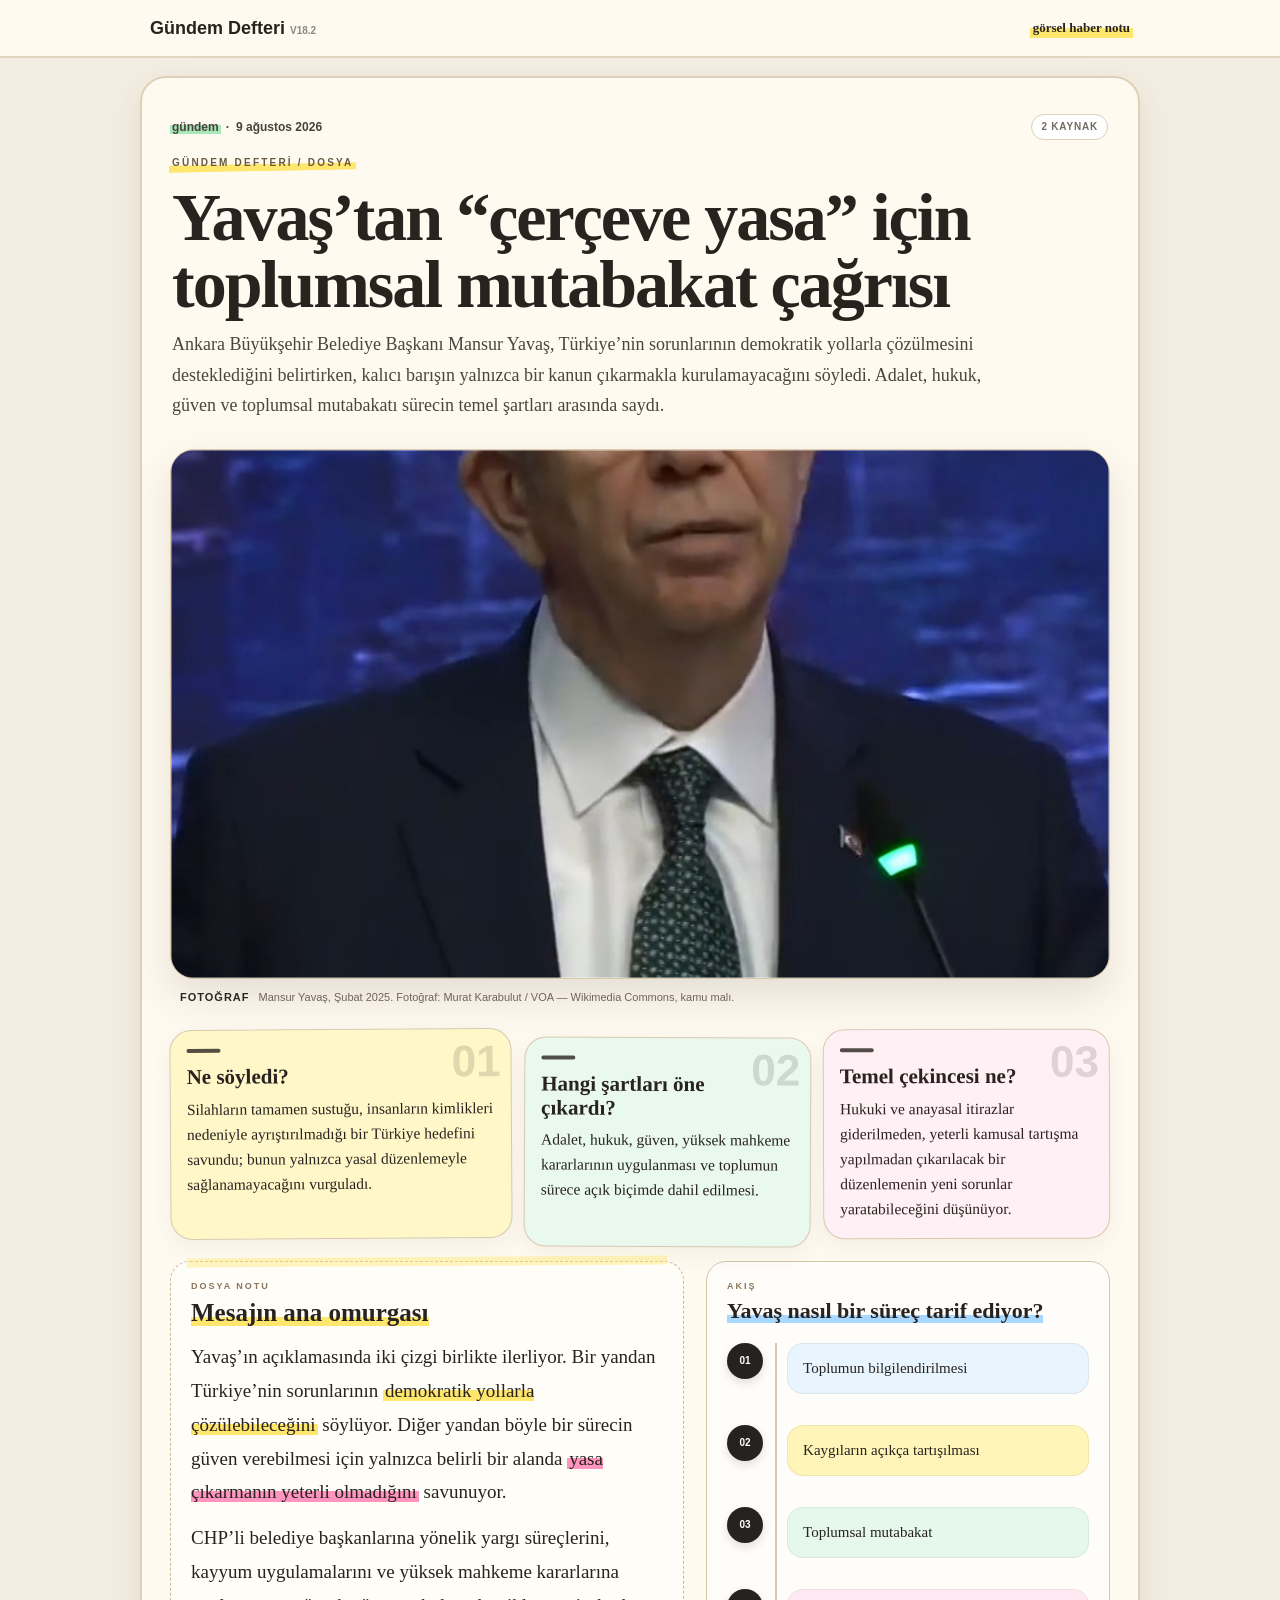
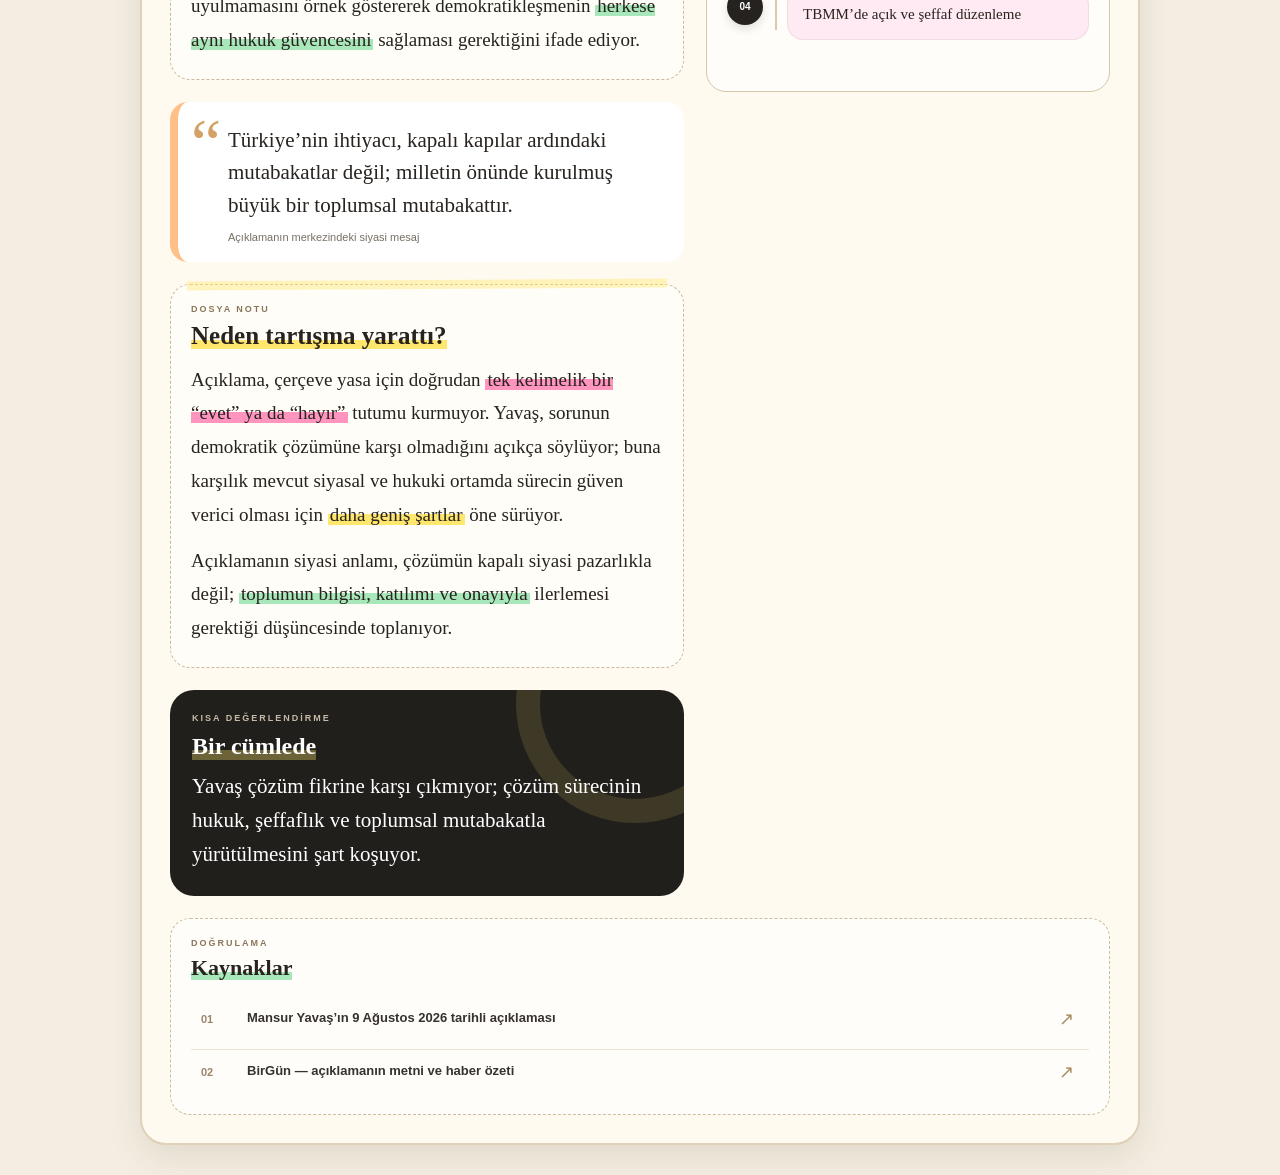
<file: article.html>
<!doctype html>
<html lang="tr">
<head>
  <meta charset="utf-8">
  <meta name="viewport" content="width=device-width,initial-scale=1,viewport-fit=cover">
  <title>Gündem Defteri</title>
  <link rel="stylesheet" href="design-system.css">
  <link rel="stylesheet" href="premium-detail.css">
</head>
<body>
  <header class="article-toolbar">
    <div class="toolbar-inner">
      <a class="brand" href="index.html">Gündem Defteri <small style="font-size:10px;color:#888;font-weight:700">V18.2</small></a>
      <span class="hand badge">görsel haber notu</span>
    </div>
  </header>
  <main id="articleRoot" class="article-shell" aria-live="polite">
    <div class="loading">Haber yükleniyor…</div>
  </main>
  <script src="data.js"></script>
  <script src="components.js"></script>
</body>
</html>
</file>
<file: design-system.css>
*{box-sizing:border-box}
:root{
 --paper:#fffaf0;--paper2:#fff6e8;--ink:#28231f;--muted:#6d655c;--line:#e2d5bd;
 --yellow:#ffe66d;--green:#a8e7b9;--pink:#ff95bf;--blue:#a8d8ff;--orange:#ffc087;
 --shadow:0 12px 34px rgba(55,37,13,.10);
}
html,body{margin:0;min-height:100%;background:#f4eee2;color:var(--ink);font-family:Arial,Helvetica,sans-serif}
img{display:block;max-width:100%} a{color:inherit}.hand{font-family:"Segoe Print","Bradley Hand","Comic Sans MS",cursive}
.article-toolbar{position:sticky;top:0;z-index:10;height:58px;background:rgba(255,250,240,.96);backdrop-filter:blur(8px);border-bottom:2px solid var(--line)}
.toolbar-inner{width:min(980px,calc(100% - 18px));height:100%;margin:auto;display:flex;align-items:center;justify-content:space-between;gap:14px}
.brand{text-decoration:none;font-weight:900;font-size:18px}.badge{font-size:13px;font-weight:900;position:relative;z-index:1}.badge:after{content:"";position:absolute;left:-3px;right:-3px;bottom:-2px;height:10px;background:var(--yellow);z-index:-1}
.article-shell{width:min(1000px,calc(100% - 12px));margin:12px auto 30px}.loading,.error-card{background:#fff;border:2px solid var(--line);border-radius:20px;padding:20px}
.article{background:var(--paper);border:2px solid var(--line);border-radius:26px;box-shadow:var(--shadow);padding:14px;overflow:hidden}
.article-head{max-width:900px}.article-meta{display:flex;gap:7px;font:900 12px Arial;color:#49423b;text-transform:lowercase}.article-meta span:first-child{position:relative;z-index:1}.article-meta span:first-child:after{content:"";position:absolute;left:-2px;right:-2px;bottom:0;height:9px;background:var(--green);z-index:-1}
.article-head h1{margin:10px 0 12px;font-size:clamp(31px,7vw,57px);line-height:1.01;letter-spacing:-1.1px}.lead{margin:0;font-size:17px;line-height:1.65;color:#4d453d}
.hero-photo{margin:18px 0 0;border:2px solid var(--line);border-radius:20px;overflow:hidden;background:#eee2cc}.hero-photo img{width:100%;max-height:610px;object-fit:cover}.hero-photo figcaption{padding:8px 10px;background:#fff;font:11px/1.4 Arial;color:#72695f}
.article-content{display:grid;gap:15px;margin-top:16px}
.summary-grid{display:grid;grid-template-columns:1fr;gap:10px}.summary-card{position:relative;border:2px solid #dfd0b8;border-radius:20px;padding:14px;overflow:hidden}.summary-card h2{margin:0 38px 7px 0;font-size:20px}.summary-card p{margin:0;font-size:15.5px;line-height:1.58}.summary-index{position:absolute;top:7px;right:12px;font:900 35px Arial;opacity:.15}.tone-yellow{background:#fff7c8}.tone-green{background:#eaf9ee}.tone-pink{background:#fff0f6}.tone-blue{background:#edf7ff}.tone-orange{background:#fff1df}
.notebook-block{background:#fffef9;border:2px dashed #ddcdb3;border-radius:20px;padding:14px}.section-title{display:inline;margin:0 0 10px;font-size:22px;line-height:1.2;background:linear-gradient(transparent 68%,var(--yellow) 68%)}.notebook-block p{margin:12px 0 0;font-size:18px;line-height:1.75}
mark{color:inherit;padding:0 2px;background:transparent}.hl-yellow{background:linear-gradient(transparent 48%,var(--yellow) 48%)}.hl-green{background:linear-gradient(transparent 48%,var(--green) 48%)}.hl-pink{background:linear-gradient(transparent 48%,var(--pink) 48%)}.hl-blue{background:linear-gradient(transparent 48%,var(--blue) 48%)}.hl-orange{background:linear-gradient(transparent 48%,var(--orange) 48%)}
.quote-note{position:relative;background:#fff;border-left:8px solid var(--orange);border-radius:18px;padding:22px 17px 16px 50px}.quote-mark{position:absolute;left:13px;top:2px;font:68px Georgia;color:#d3a267}.quote-note p{margin:0;font-size:21px;line-height:1.55}.quote-note span{display:block;margin-top:9px;font:11px/1.4 Arial;color:#776e63}
.infographic{background:#fff;border:2px solid #ddceb6;border-radius:20px;padding:14px}.infographic .section-title{background:linear-gradient(transparent 68%,var(--blue) 68%)}.flow{display:flex;align-items:center;gap:7px;flex-wrap:wrap;margin-top:12px}.flow-node{flex:1 1 145px;padding:11px 12px;border-radius:15px;text-align:center;font-size:14px;font-weight:900}.flow-arrow{font:25px Arial}.infographic .tone-blue{background:#e8f5ff}.infographic .tone-yellow{background:#fff5b8}.infographic .tone-green{background:#e5f8eb}.infographic .tone-pink{background:#ffeaf3}
.takeaway{background:#25221f;color:#fff;border-radius:20px;padding:16px}.takeaway-label{display:inline-block;font-weight:900;font-size:14px;background:linear-gradient(transparent 55%,#815f16 55%)}.takeaway p{margin:9px 0 0;font-size:20px;line-height:1.55}
.sources{background:#fff;border:2px dashed #d6c4a7;border-radius:20px;padding:14px}.sources .section-title{background:linear-gradient(transparent 68%,var(--green) 68%)}.sources a{display:block;margin:10px 0 0;font:13px/1.45 Arial;color:#37322e}
.launcher{min-height:100vh;display:grid;place-items:center;padding:16px}.launcher-card{width:min(680px,100%);background:#fff;border:1px solid #ddd;border-radius:24px;padding:24px;box-shadow:0 12px 30px rgba(0,0,0,.07)}.launcher-kicker{font:900 11px Arial;letter-spacing:1px;color:#a1101b}.launcher-card h1{font-size:38px;margin:8px 0}.launcher-card p{line-height:1.6;color:#50545a}.launch-button{display:inline-block;margin-top:8px;padding:12px 16px;border-radius:14px;background:#171717;color:white;text-decoration:none;font-weight:800}.launcher-note{margin-top:18px;font-size:12px;color:#777}.launcher code,.error-card code{background:#f3f3f3;padding:2px 5px;border-radius:5px}
@media(min-width:760px){.article{padding:22px}.summary-grid{grid-template-columns:repeat(3,1fr)}.article-shell{margin-top:18px}}
@media(max-width:520px){.article-shell{width:calc(100% - 8px);margin-top:6px}.article{padding:11px;border-radius:20px}.article-head h1{font-size:35px}.lead{font-size:16px}.hero-photo img{aspect-ratio:4/3;max-height:none}.notebook-block p{font-size:17px}.quote-note p{font-size:18px}.flow-arrow{display:none}}

/* ===== V11 HOME ===== */
.home-body{
  margin:0;
  width:100%;
  height:100%;
  overflow:hidden;
  background:#f2f3f5;
  color:#171717;
  font-family:Arial,Helvetica,sans-serif;
}
.home-header{
  height:60px;
  background:#fff;
  border-bottom:1px solid #dfe3e8;
}
.home-header-inner{
  width:min(1180px,calc(100% - 18px));
  height:100%;
  margin:auto;
  display:flex;
  align-items:center;
  gap:18px;
}
.home-logo{
  color:#171717;
  text-decoration:none;
  font-size:22px;
  font-weight:900;
  letter-spacing:-.6px;
  white-space:nowrap;
}
.home-nav{
  min-width:0;
  display:flex;
  gap:8px;
  overflow-x:auto;
  scrollbar-width:none;
}
.home-nav::-webkit-scrollbar{display:none}
.home-nav a{
  flex:0 0 auto;
  color:#444;
  text-decoration:none;
  font-size:12px;
  font-weight:700;
  background:#f4f5f7;
  border-radius:999px;
  padding:8px 11px;
}
.home-shell{
  width:100%;
  height:calc(100dvh - 60px);
  padding:10px;
  display:grid;
  place-items:center;
  overflow:hidden;
}
.home-slider{
  position:relative;
  width:min(1000px,100%);
  height:min(720px,calc(100dvh - 82px));
  background:#fff;
  border:1px solid #dfe3e8;
  border-radius:24px;
  overflow:hidden;
  box-shadow:0 10px 30px rgba(0,0,0,.08);
}
#homeSlides{position:absolute;inset:0 0 54px}
.home-slide{
  position:absolute;
  inset:0;
  display:none;
  grid-template-rows:minmax(0,1fr) auto;
  background:#fff;
}
.home-slide.active{display:grid}
.home-media{
  position:relative;
  min-height:0;
  overflow:hidden;
  background:#dfe3e8;
  cursor:grab;
  touch-action:pan-y;
  user-select:none;
  -webkit-user-select:none;
}
.home-media.dragging{cursor:grabbing}
.home-media img{
  width:100%;
  height:100%;
  object-fit:cover;
  object-position:center;
  pointer-events:none;
}
.home-category,.home-swipe{
  position:absolute;
  z-index:4;
  top:12px;
  background:rgba(255,255,255,.94);
  backdrop-filter:blur(5px);
  padding:6px 10px;
  border-radius:999px;
  font-size:11px;
  font-weight:800;
  box-shadow:0 2px 8px rgba(0,0,0,.07);
}
.home-category{left:12px}
.home-swipe{right:12px}
.home-arrow{
  position:absolute;
  z-index:5;
  top:50%;
  transform:translateY(-50%);
  width:44px;
  height:66px;
  border:0;
  background:rgba(255,255,255,.93);
  color:#222;
  font-size:36px;
  cursor:pointer;
  box-shadow:0 3px 10px rgba(0,0,0,.12);
}
.home-arrow.prev{left:0;border-radius:0 12px 12px 0}
.home-arrow.next{right:0;border-radius:12px 0 0 12px}
.home-copy{
  padding:16px 18px 15px;
  min-width:0;
}
.home-copy h1{
  margin:0;
  font-family:Arial,Helvetica,sans-serif;
  font-size:clamp(25px,5vw,43px);
  line-height:1.02;
  letter-spacing:-1px;
  overflow-wrap:anywhere;
}
.home-copy p{
  margin:9px 0 8px;
  font-family:Arial,Helvetica,sans-serif;
  font-size:14px;
  line-height:1.5;
  color:#5b6169;
}
.home-open-label{
  font-size:11px;
  font-weight:800;
  color:#b20f19;
}
.home-open-label.muted{color:#81868c}
.home-bottom{
  position:absolute;
  left:0;right:0;bottom:0;
  height:54px;
  border-top:1px solid #e2e5e9;
  background:#fff;
  display:flex;
  align-items:center;
  gap:10px;
  padding:8px 12px;
}
.home-pager{
  min-width:0;
  display:flex;
  gap:5px;
  overflow-x:auto;
  scrollbar-width:none;
  flex:1;
}
.home-pager::-webkit-scrollbar{display:none}
.home-pager button{
  flex:0 0 30px;
  width:30px;
  height:30px;
  border-radius:50%;
  border:1px solid #d8dde3;
  background:#fff;
  color:#222;
  font-size:11px;
  font-weight:800;
  cursor:pointer;
}
.home-pager button.active{
  background:#171717;
  color:#fff;
  border-color:#171717;
}
.home-drag-hint{
  flex:0 0 auto;
  white-space:nowrap;
  font-size:10px;
  font-weight:700;
  color:#666;
}
.feed-placeholder{
  width:100%;
  height:100%;
  background:
    radial-gradient(circle at 70% 20%,rgba(255,255,255,.18),transparent 28%),
    linear-gradient(135deg,var(--placeholder),#1c2530);
  color:white;
  display:flex;
  flex-direction:column;
  justify-content:flex-end;
  align-items:flex-start;
  padding:30px;
}
.placeholder-index{
  font-family:Arial Black,Arial,sans-serif;
  font-size:clamp(86px,18vw,190px);
  line-height:.8;
  opacity:.16;
}
.placeholder-label{
  margin-top:18px;
  font-size:12px;
  font-weight:900;
  letter-spacing:2px;
  opacity:.75;
}
.home-error{padding:30px;font-family:Arial,Helvetica,sans-serif}

@media(min-width:760px){
  #homeSlides{bottom:56px}
  .home-slide{grid-template-rows:minmax(0,1fr) 190px}
  .home-copy{padding:18px 22px}
}
@media(max-width:560px){
  .home-header{height:56px}
  .home-header-inner{gap:9px}
  .home-logo{font-size:18px}
  .home-nav a{font-size:11px;padding:7px 9px}
  .home-shell{
    height:calc(100dvh - 56px);
    padding:5px;
  }
  .home-slider{
    height:calc(100dvh - 64px);
    border-radius:17px;
  }
  #homeSlides{bottom:50px}
  .home-slide{grid-template-rows:minmax(0,58%) minmax(0,42%)}
  .home-copy{
    padding:12px 13px 10px;
    overflow:hidden;
  }
  .home-copy h1{font-size:25px}
  .home-copy p{
    font-size:13px;
    line-height:1.4;
    display:-webkit-box;
    -webkit-line-clamp:3;
    -webkit-box-orient:vertical;
    overflow:hidden;
  }
  .home-bottom{height:50px;padding:7px 8px}
  .home-pager button{flex-basis:26px;width:26px;height:26px;font-size:10px}
  .home-drag-hint{display:none}
  .feed-placeholder{padding:20px}
}
</file>
<file: premium-detail.css>
/* Gündem Defteri — premium article layer */
.premium-article{position:relative;background:#fffaf0;border-color:#dfd1b8}
.premium-head{max-width:940px;padding:8px 2px 4px}
.article-topline{display:flex;align-items:center;justify-content:space-between;gap:12px}
.source-count{font:800 10px/1 Arial,sans-serif;letter-spacing:.8px;text-transform:uppercase;color:#746b60;background:#fff;border:1px solid #ddcfb8;border-radius:999px;padding:7px 9px}
.headline-mark{display:inline-block;margin-top:18px;font:900 10px/1 Arial,sans-serif;letter-spacing:2.2px;color:#685a42;position:relative;z-index:1}
.headline-mark:after{content:"";position:absolute;left:-3px;right:-3px;bottom:-3px;height:7px;background:var(--yellow);z-index:-1;transform:rotate(-1deg)}
.premium-head h1{max-width:920px;font-size:clamp(36px,7vw,68px);line-height:.98;letter-spacing:-2px;margin-top:14px}
.premium-head .lead{max-width:850px;font-size:18px;line-height:1.7}

.premium-hero{margin-top:24px;border:0;background:transparent;border-radius:0;overflow:visible}
.hero-frame{position:relative;overflow:hidden;border-radius:24px;border:1px solid #d8c7aa;background:#e7dac4;box-shadow:0 18px 40px rgba(53,38,20,.13)}
.hero-frame:before{content:"";position:absolute;z-index:2;inset:0;box-shadow:inset 0 0 0 1px rgba(255,255,255,.35);pointer-events:none}
.premium-hero img{width:100%;aspect-ratio:16/9;max-height:none;object-fit:cover}
.premium-hero figcaption{display:flex;gap:9px;align-items:flex-start;margin:0 8px;padding:10px 2px 0;background:transparent;border:0;font:11px/1.5 Arial,sans-serif;color:#73695d}
.premium-hero figcaption span{font-weight:900;letter-spacing:1px;color:#2b2824}

.premium-content{gap:22px;margin-top:24px}
.section-kicker{margin-bottom:7px;font:900 9px/1 Arial,sans-serif;letter-spacing:2px;color:#8a765a}

.premium-summary{gap:12px}
.premium-summary .summary-card{border:1px solid #d8cab2;box-shadow:0 8px 22px rgba(62,44,19,.06);padding:18px 16px 17px;border-radius:22px;min-height:180px}
.premium-summary .summary-card-1{transform:rotate(-.35deg)}
.premium-summary .summary-card-2{transform:translateY(8px) rotate(.25deg)}
.premium-summary .summary-card-3{transform:rotate(-.15deg)}
.summary-rule{width:34px;height:4px;border-radius:4px;background:#29251f;margin-bottom:13px;opacity:.8}
.premium-summary .summary-card h2{font-size:21px;line-height:1.12;margin-right:40px}
.premium-summary .summary-card p{font-size:15.5px;line-height:1.62}
.premium-summary .summary-index{font-size:44px;right:10px;top:7px}

.editorial-note{position:relative;padding:20px 20px 22px;background:#fffdf7;border:1px dashed #cbb99c}
.editorial-note:before{content:"";position:absolute;left:16px;right:16px;top:-5px;height:9px;background:rgba(255,230,109,.42);transform:rotate(-.35deg);z-index:0}
.editorial-note .section-title{position:relative;font-size:25px}
.editorial-note p{max-width:860px;font-size:19px;line-height:1.78}

.timeline-card{padding:20px;background:#fffdfa;border:1px solid #d6c6aa}
.timeline{display:grid;gap:0;margin-top:18px}
.timeline-item{display:grid;grid-template-columns:40px 18px 1fr;align-items:stretch;min-height:82px}
.timeline-dot{align-self:start;width:36px;height:36px;border-radius:50%;display:grid;place-items:center;background:#25221f;color:#fff;font:900 10px Arial,sans-serif;box-shadow:0 4px 10px rgba(0,0,0,.12)}
.timeline-line{position:relative}
.timeline-line:before{content:"";position:absolute;left:8px;top:0;bottom:0;width:2px;background:#d8c9af}
.timeline-item:last-child .timeline-line:before{bottom:50%}
.timeline-body{align-self:start;margin:0 0 14px 2px;padding:13px 15px;border-radius:16px;font-size:15px;line-height:1.55;border:1px solid rgba(80,60,30,.08)}

.premium-takeaway{position:relative;padding:24px 22px 25px;border-radius:24px;background:#211f1c;overflow:hidden}
.premium-takeaway:after{content:"";position:absolute;width:190px;height:190px;border-radius:50%;right:-70px;top:-105px;border:24px solid rgba(255,230,109,.13)}
.takeaway-eyebrow{font:900 9px/1 Arial,sans-serif;letter-spacing:2px;color:#c6b9a7;margin-bottom:10px}
.premium-takeaway .takeaway-label{font-size:24px;position:relative;z-index:1;background:linear-gradient(transparent 62%,rgba(255,230,109,.34) 62%)}
.premium-takeaway p{position:relative;z-index:1;max-width:820px;font-size:21px;line-height:1.62}

.premium-sources{padding:20px;border:1px dashed #cdbb9d;background:#fffdf9}
.source-list{display:grid;gap:8px;margin-top:15px}
.premium-sources .source-list a{display:grid;grid-template-columns:36px 1fr 20px;align-items:center;gap:10px;margin:0;padding:11px 10px;border-top:1px solid #eee4d4;text-decoration:none;transition:transform .15s ease,background .15s ease}
.premium-sources .source-list a:first-child{border-top:0}
.premium-sources .source-list a:hover{background:#fff6df;transform:translateX(3px)}
.premium-sources .source-list a span{font:900 11px Arial,sans-serif;color:#9a876a}
.premium-sources .source-list a b{font:700 13px/1.45 Arial,sans-serif;color:#37322e}
.premium-sources .source-list a em{font:normal 18px Arial,sans-serif;color:#a98d62}

@media(min-width:820px){
 .premium-article{padding:28px}
 .premium-content{grid-template-columns:minmax(0,1.12fr) minmax(280px,.88fr);align-items:start}
 .premium-summary{grid-column:1/-1;grid-template-columns:1.12fr .94fr .94fr}
 .editorial-note{grid-column:1/2}
 .timeline-card{grid-column:2/3;grid-row:2/4}
 .premium-takeaway{grid-column:1/2}
 .premium-sources{grid-column:1/-1}
}

@media(max-width:560px){
 .premium-head h1{font-size:38px;letter-spacing:-1.3px}
 .premium-head .lead{font-size:16px;line-height:1.62}
 .headline-mark{margin-top:14px}
 .premium-hero{margin-top:16px}
 .hero-frame{border-radius:18px}
 .premium-hero img{aspect-ratio:4/3}
 .premium-summary .summary-card{min-height:0;transform:none!important;padding:15px}
 .editorial-note{padding:16px}
 .editorial-note p{font-size:17px;line-height:1.7}
 .timeline-card{padding:16px}
 .timeline-item{grid-template-columns:36px 13px 1fr}
 .timeline-dot{width:32px;height:32px}
 .timeline-line:before{left:6px}
 .timeline-body{font-size:14px;padding:11px 12px}
 .premium-takeaway{padding:20px 17px}
 .premium-takeaway p{font-size:18px}
 .source-count{display:none}
}
</file>
